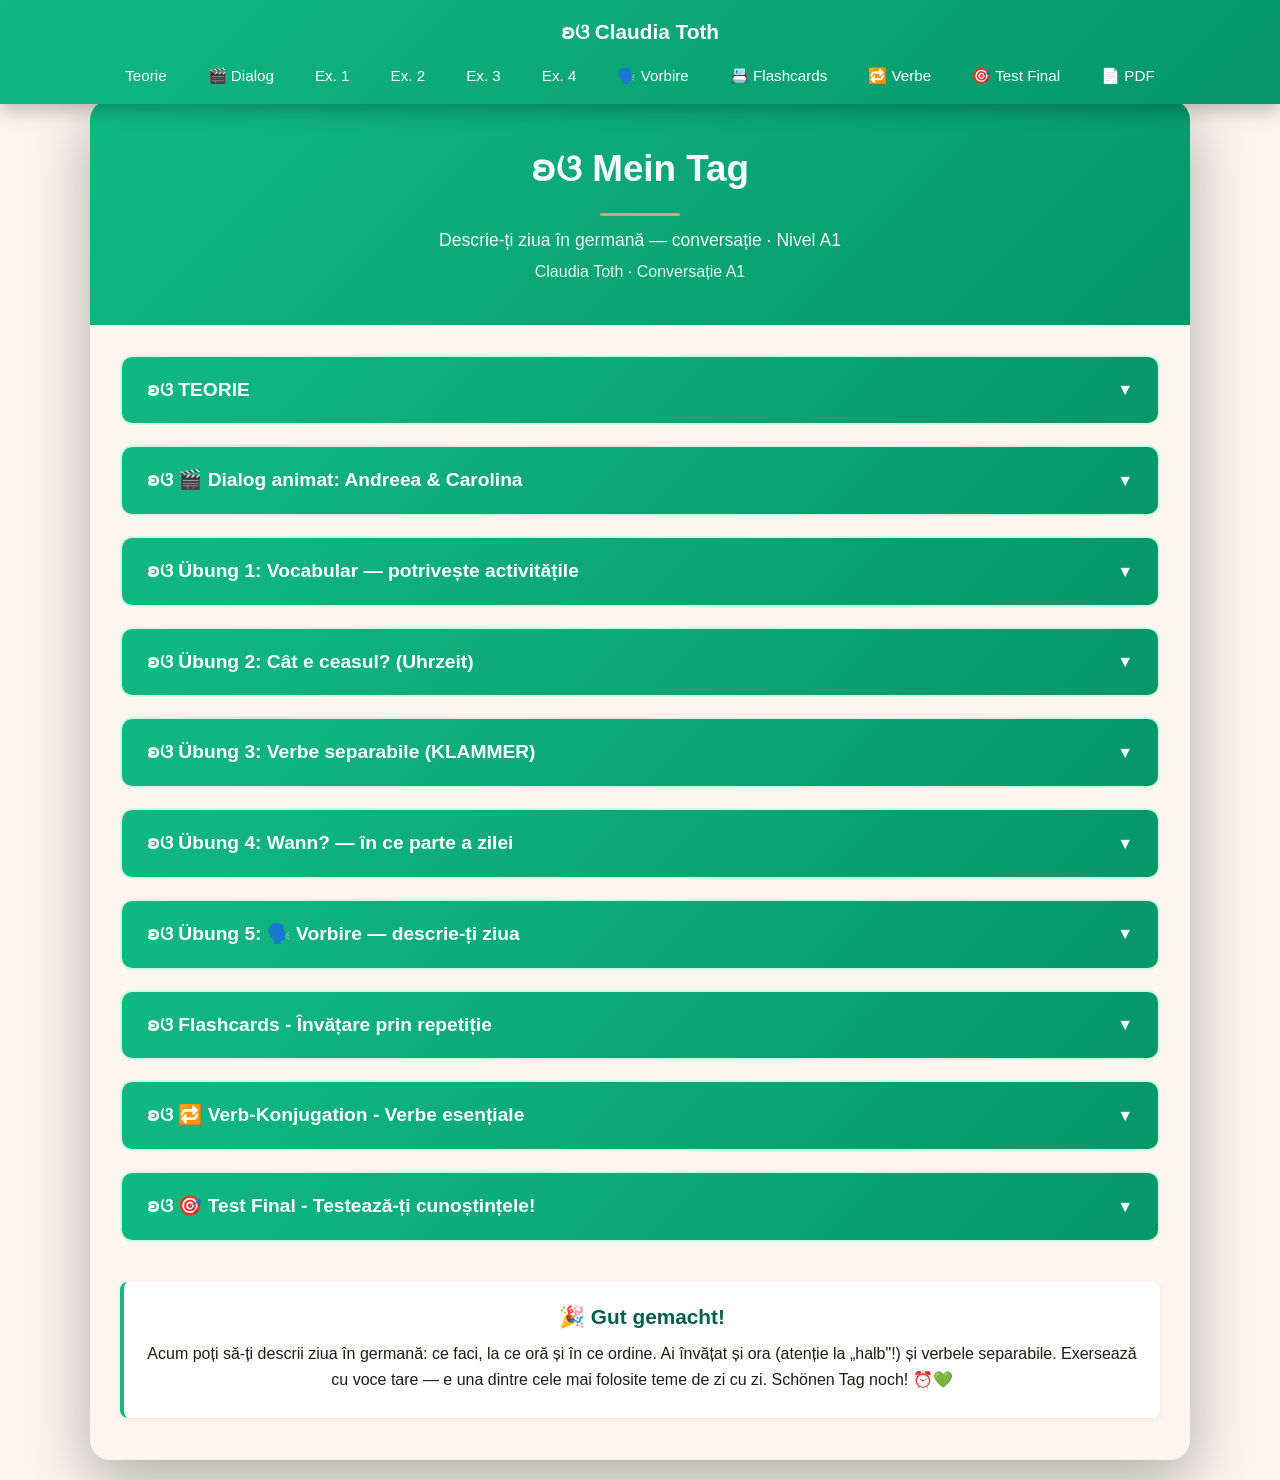
<file: index.html>
<!DOCTYPE html>
<html lang="ro">
<head>
    <meta charset="UTF-8">
    <meta name="robots" content="noindex, nofollow">
    <meta name="viewport" content="width=device-width, initial-scale=1.0">
    <title>Mein Tag — conversație · Germană A1</title>
    <meta property="og:title" content="Mein Tag (Conversație A1)">
    <meta property="og:description" content="Învață să-ți descrii ziua în germană: rutina, ora (Uhrzeit), verbe separabile + dialog animat Andreea↔Carolina. Nivel A1.">
    <meta property="og:type" content="website">
    <link rel="stylesheet" href="styles.css">
</head>
<body>
    <nav class="navbar">
        <a href="#top" class="navbar-logo">ʚଓ Claudia Toth</a>
        <ul class="navbar-menu">
            <li><a href="#teorie" onclick="openSection(0)">Teorie</a></li>
            <li><a href="#dialog" onclick="openSection(1)">🎬 Dialog</a></li>
            <li><a href="#ex1" onclick="openSection(2)">Ex. 1</a></li>
            <li><a href="#ex2" onclick="openSection(3)">Ex. 2</a></li>
            <li><a href="#ex3" onclick="openSection(4)">Ex. 3</a></li>
            <li><a href="#ex4" onclick="openSection(5)">Ex. 4</a></li>
            <li><a href="#ex5" onclick="openSection(6)">🗣️ Vorbire</a></li>
            <li><a href="#flashcards" onclick="openSection(7)">📇 Flashcards</a></li>
            <li><a href="#verbs" onclick="openSection(8)">🔁 Verbe</a></li>
            <li><a href="#final-test" onclick="openSection(9)">🎯 Test Final</a></li>
            <li><a href="conversatie-a1-mein-tag.pdf" download>📄 PDF</a></li>
        </ul>
    </nav>

    <div class="container" id="top">
        <div class="header">
            <h1>ʚଓ Mein Tag</h1>
            <p class="subtitle">Descrie-ți ziua în germană — conversație · Nivel A1</p>
            <p>Claudia Toth · Conversație A1</p>
        </div>

        <div class="content">
            <div class="section" id="teorie">
                <div class="section-header" onclick="toggleMainSection(0)"><h3>ʚଓ TEORIE</h3><span class="arrow">▼</span></div>
                <div class="section-content" id="main-section-0"><div id="theory-container"></div></div>
            </div>

            <div class="section" id="dialog">
                <div class="section-header" onclick="toggleMainSection(1)"><h3>ʚଓ 🎬 Dialog animat: Andreea & Carolina</h3><span class="arrow">▼</span></div>
                <div class="section-content" id="main-section-1">
                    <p style="margin-bottom:14px;"><em>Apasă ▶️ Pornește. Bulele apar pe rând, personajul activ „pulsează". Ascultă cum Andreea îi povestește Carolinei ziua ei — vei auzi orele și verbele separabile. Reascultă orice replică cu 🔁.</em></p>
                    <div id="dialog1-container"></div>
                </div>
            </div>

            <div class="section" id="ex1">
                <div class="section-header" onclick="toggleMainSection(2)"><h3>ʚଓ Übung 1: Vocabular — potrivește activitățile</h3><span class="arrow">▼</span></div>
                <div class="section-content" id="main-section-2">
                    <div id="ex1-container"></div>
                    <div class="btn-container"><button class="btn btn-check" onclick="checkExercise(1)">✓ Verifica</button><button class="btn btn-reset" onclick="resetExercise(1)">↻ Reseteaza</button></div>
                    <div class="score" id="score-1"></div>
                </div>
            </div>

            <div class="section" id="ex2">
                <div class="section-header" onclick="toggleMainSection(3)"><h3>ʚଓ Übung 2: Cât e ceasul? (Uhrzeit)</h3><span class="arrow">▼</span></div>
                <div class="section-content" id="main-section-3">
                    <div id="ex2-container"></div>
                    <div class="btn-container"><button class="btn btn-check" onclick="checkExercise(2)">✓ Verifica</button><button class="btn btn-reset" onclick="resetExercise(2)">↻ Reseteaza</button></div>
                    <div class="score" id="score-2"></div>
                </div>
            </div>

            <div class="section" id="ex3">
                <div class="section-header" onclick="toggleMainSection(4)"><h3>ʚଓ Übung 3: Verbe separabile (KLAMMER)</h3><span class="arrow">▼</span></div>
                <div class="section-content" id="main-section-4">
                    <div id="ex3-container"></div>
                    <div class="btn-container"><button class="btn btn-check" onclick="checkExercise(3)">✓ Verifica</button><button class="btn btn-reset" onclick="resetExercise(3)">↻ Reseteaza</button></div>
                    <div class="score" id="score-3"></div>
                </div>
            </div>

            <div class="section" id="ex4">
                <div class="section-header" onclick="toggleMainSection(5)"><h3>ʚଓ Übung 4: Wann? — în ce parte a zilei</h3><span class="arrow">▼</span></div>
                <div class="section-content" id="main-section-5">
                    <div id="ex4-container"></div>
                    <div class="btn-container"><button class="btn btn-check" onclick="checkExercise(4)">✓ Verifica</button><button class="btn btn-reset" onclick="resetExercise(4)">↻ Reseteaza</button></div>
                    <div class="score" id="score-4"></div>
                </div>
            </div>

            <div class="section" id="ex5">
                <div class="section-header" onclick="toggleMainSection(6)"><h3>ʚଓ Übung 5: 🗣️ Vorbire — descrie-ți ziua</h3><span class="arrow">▼</span></div>
                <div class="section-content" id="main-section-6">
                    <div class="theory-box">
                        <h4>🗣️ Beschreibe deinen Tag! / Descrie-ți ziua!</h4>
                        <p>Acesta e cel mai important exercițiu din lecție — și nu se notează. <strong>Descrie cu voce tare</strong> ziua ta obișnuită, în ordine: de la trezire până la culcare. Spune ce faci și la ce oră. Folosește verbe separabile și cuvinte de ordine (zuerst, dann). Repetă de 2-3 ori, până curge natural.</p>
                    </div>

                    <div class="theory-box" style="background:#F5F0E8;border-color:#D4A574;">
                        <h4>💡 Tippuri — începuturi de propoziție</h4>
                        <ul style="margin-left:20px;">
                            <li><strong>Am Morgen stehe ich um … Uhr auf.</strong></li>
                            <li><strong>Zuerst … / Dann … / Danach …</strong> <em>(mai întâi / apoi / după aceea)</em></li>
                            <li><strong>Um … Uhr gehe ich zur Uni / zur Arbeit.</strong></li>
                            <li><strong>Am Nachmittag … / Am Abend …</strong></li>
                            <li><strong>Um … Uhr gehe ich schlafen.</strong></li>
                        </ul>
                    </div>

                    <details class="transcript-details" style="margin-top:16px;">
                        <summary>🎧 Model de răspuns (ascultă & citește)</summary>
                        <div style="padding:14px 4px;">
                            <div class="lesson-audio">
                                <div class="audio-player">
                                    <button class="audio-btn" onclick="toggleAudio(event, 'audio-modell')" id="btn-audio-modell">▶</button>
                                    <audio id="audio-modell" preload="none"><source src="audio/06-modell.mp3" type="audio/mpeg"></audio>
                                </div>
                                <span class="lesson-audio-label">🔊 Ascultă modelul Andreei</span>
                            </div>
                            <div class="example-box">
                                <div class="de">Am Morgen stehe ich um sieben Uhr auf. Dann dusche ich und frühstücke. Um halb neun gehe ich zur Uni. Der Unterricht fängt um neun Uhr an. Am Nachmittag lerne ich und kaufe ein. Am Abend sehe ich fern. Um elf Uhr gehe ich schlafen.</div>
                                <div class="ro">Dimineața mă scol la șapte. Apoi fac duș și iau micul dejun. La opt și jumătate merg la facultate. Cursul începe la nouă. După-amiaza învăț și fac cumpărături. Seara mă uit la televizor. La unsprezece mă duc la culcare.</div>
                            </div>
                            <div class="andreea-note" style="margin-top:14px;">
                                <img class="andreea-note-avatar" src="images/annette.png" alt="Annette">
                                <div class="andreea-note-content">
                                    <div class="speaker">Annette</div>
                                    <div class="text">Nu trebuie să ai exact programul Andreei — descrie ziua TA. Dacă reușești să spui 4-5 activități cu ora lor, în ordine, fără să te oprești, ai reușit. Bravo! 💚</div>
                                </div>
                            </div>
                        </div>
                    </details>

                    <!-- ===== SCHREIBUEBUNG — submit text (Google Form) ===== -->
                    <div style="background: linear-gradient(135deg, #ecfdf5 0%, #d1fae5 100%); border: 2px solid #10B981; border-radius: 14px; padding: 24px 22px; margin-top: 18px; text-align: center; box-shadow: 0 2px 8px rgba(16, 185, 129, 0.12);">
                        <div style="font-size: 2.2rem; margin-bottom: 4px;">✍️</div>
                        <h4 style="color: #065f46; font-size: 1.2rem; margin: 0 0 8px; font-weight: bold;">Vrei să-ți corectez textul?</h4>
                        <p style="color: #047857; font-size: 0.95rem; margin: 0 0 16px; max-width: 480px; margin-left: auto; margin-right: auto; line-height: 1.5;">
                            După ce exersezi cu voce tare, scrie un text scurt pe tema lecției (4-6 propoziții) și trimite-mi-l. Îl citesc personal și îți răspund pe email cu corectările.
                        </p>
                        <a href="https://forms.gle/CrfDyFJYJ4W1Q46t7" target="_blank" rel="noopener noreferrer" id="writing-form-link" style="display: inline-block; background: #10B981; color: white; padding: 13px 30px; border-radius: 10px; text-decoration: none; font-weight: bold; font-size: 1rem; box-shadow: 0 2px 6px rgba(16, 185, 129, 0.3);">
                            Trimite textul Claudiei →
                        </a>
                        <p style="color: #5A5147; font-size: 0.78rem; margin-top: 12px; font-style: italic;">ʚଓ Răspuns personal pe email · Nu uita să-ți treci adresa de email în formular</p>
                    </div>

                </div>
            </div>

            <div class="section" id="flashcards">
                <div class="section-header" onclick="toggleMainSection(7)"><h3>ʚଓ Flashcards - Învățare prin repetiție</h3><span class="arrow">▼</span></div>
                <div class="section-content" id="main-section-7"><div id="flashcards-container"></div></div>
            </div>

            <div class="section" id="verbs">
                <div class="section-header" onclick="toggleMainSection(8)"><h3>ʚଓ 🔁 Verb-Konjugation - Verbe esențiale</h3><span class="arrow">▼</span></div>
                <div class="section-content" id="main-section-8"><div id="verbs-container"></div></div>
            </div>

            <div class="section" id="final-test">
                <div class="section-header" onclick="toggleMainSection(9)"><h3>ʚଓ 🎯 Test Final - Testează-ți cunoștințele!</h3><span class="arrow">▼</span></div>
                <div class="section-content" id="main-section-9"><div id="final-test-container"></div></div>
            </div>

            <div class="theory-box" style="text-align: center; margin-top: 40px;">
                <p style="font-size: 1.3rem; font-weight: bold; color: #065f46;">🎉 Gut gemacht!</p>
                <p>Acum poți să-ți descrii ziua în germană: ce faci, la ce oră și în ce ordine. Ai învățat și ora (atenție la „halb"!) și verbele separabile. Exersează cu voce tare — e una dintre cele mai folosite teme de zi cu zi. Schönen Tag noch! ⏰💚</p>
            </div>
        </div>
    </div>

    <script src="theory.js"></script>
    <script src="dialogs.js?v=1"></script>
    <script src="exercises.js"></script>
    <script src="flashcards.js"></script>
    <script src="verbs.js"></script>
    <script src="final-test.js"></script>
    <script src="main.js"></script>
</body>
</html>
</file>
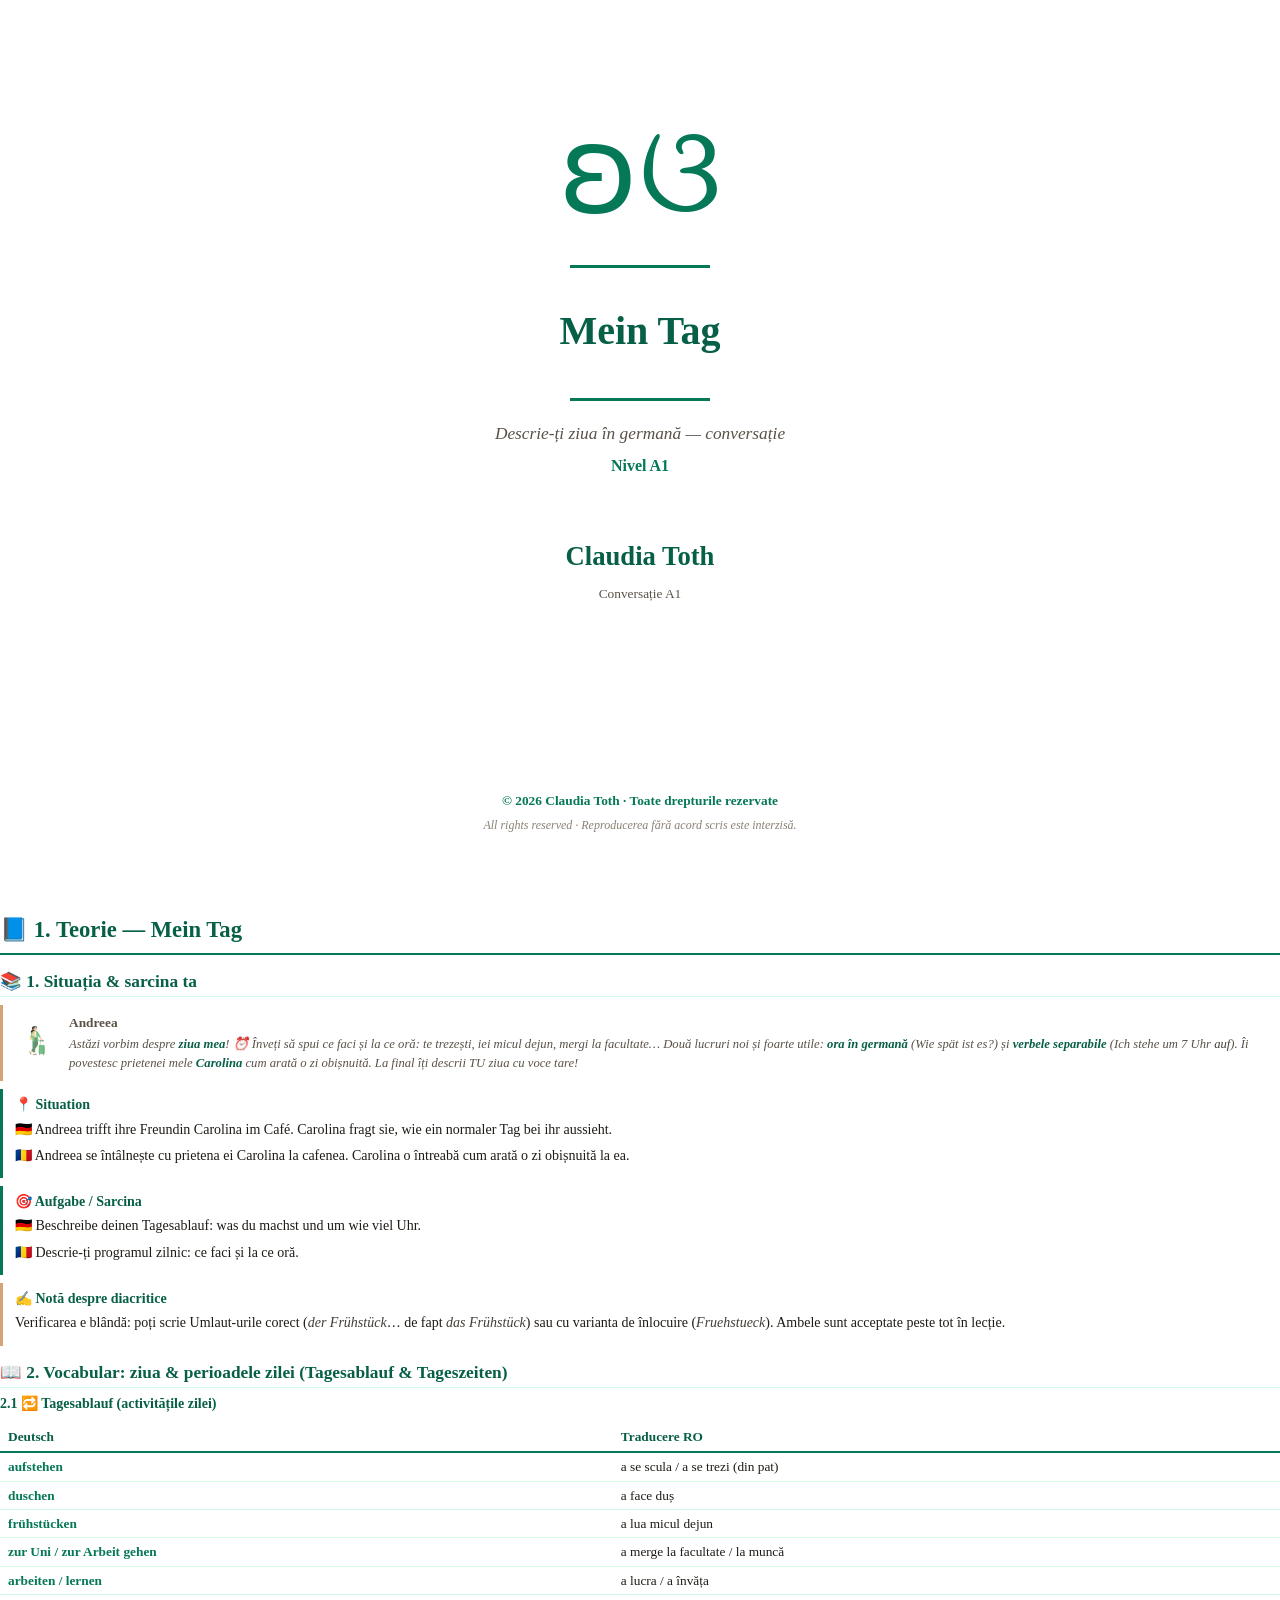
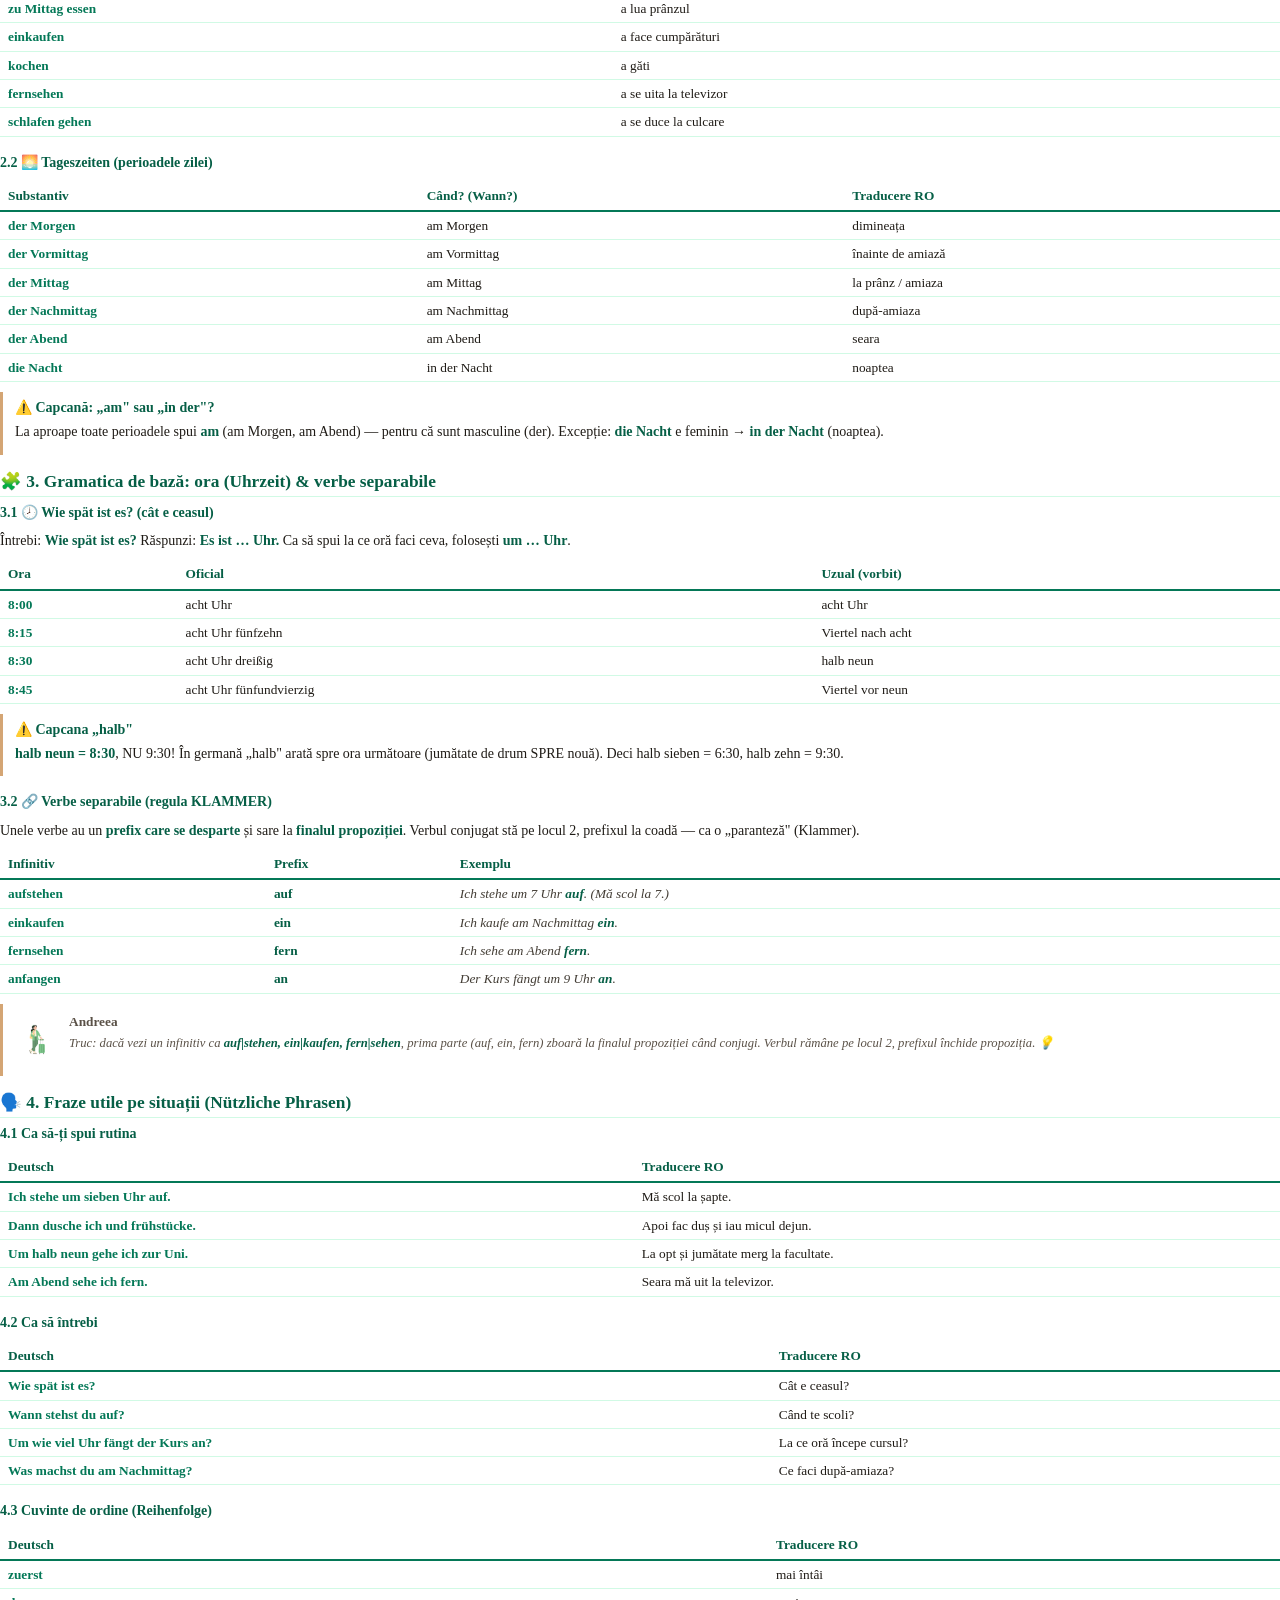
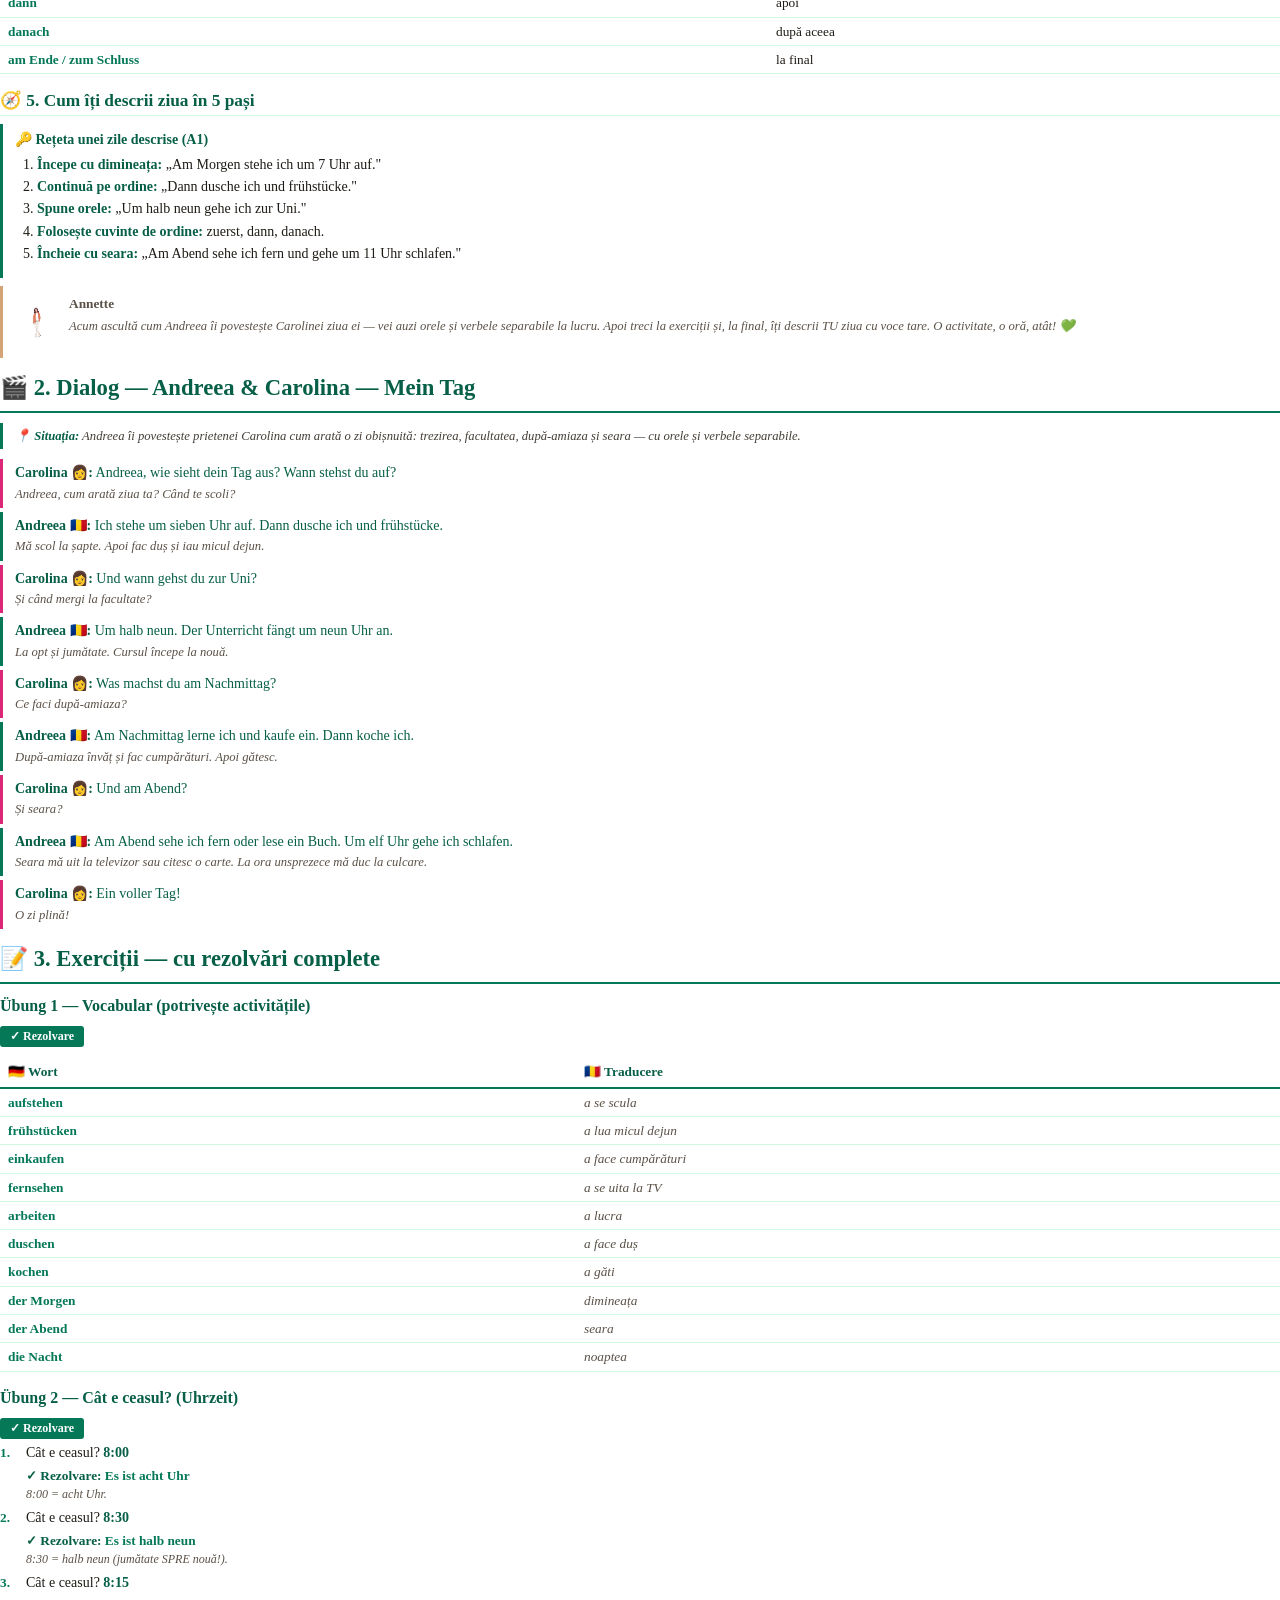
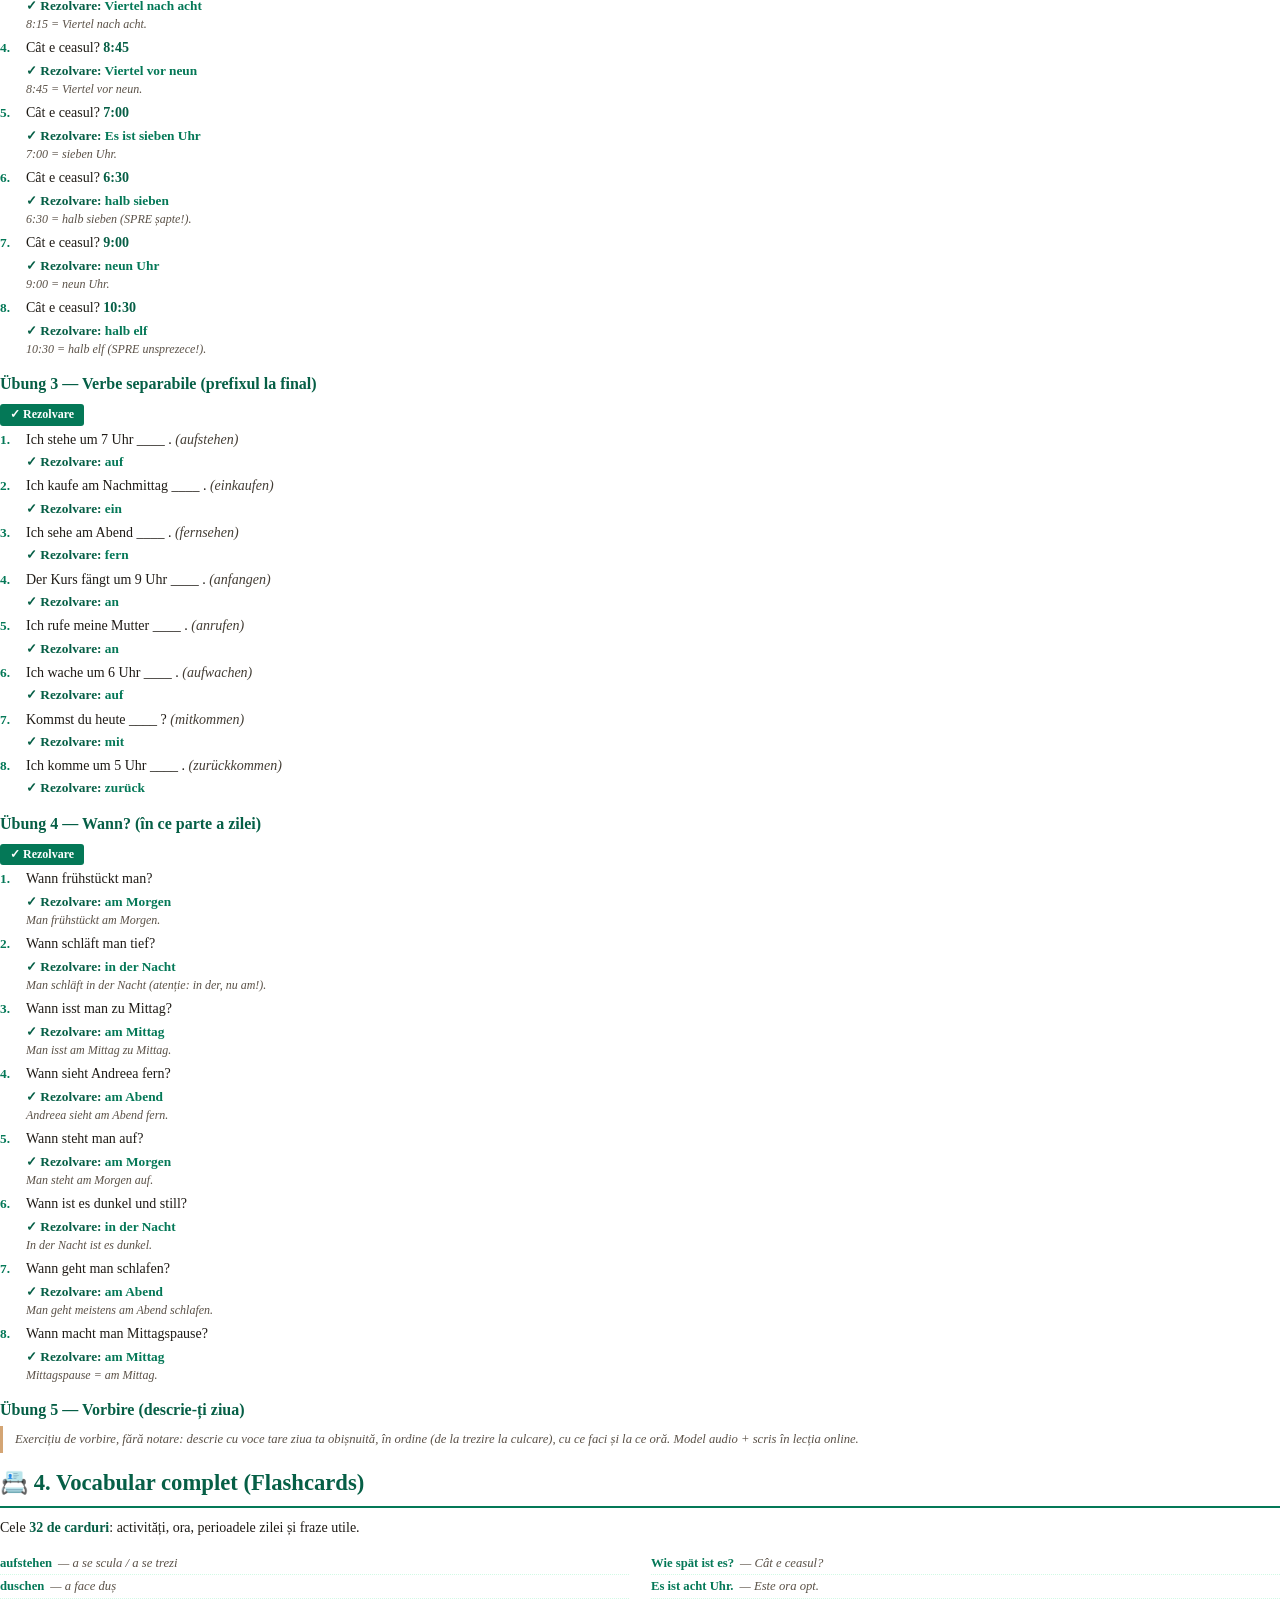
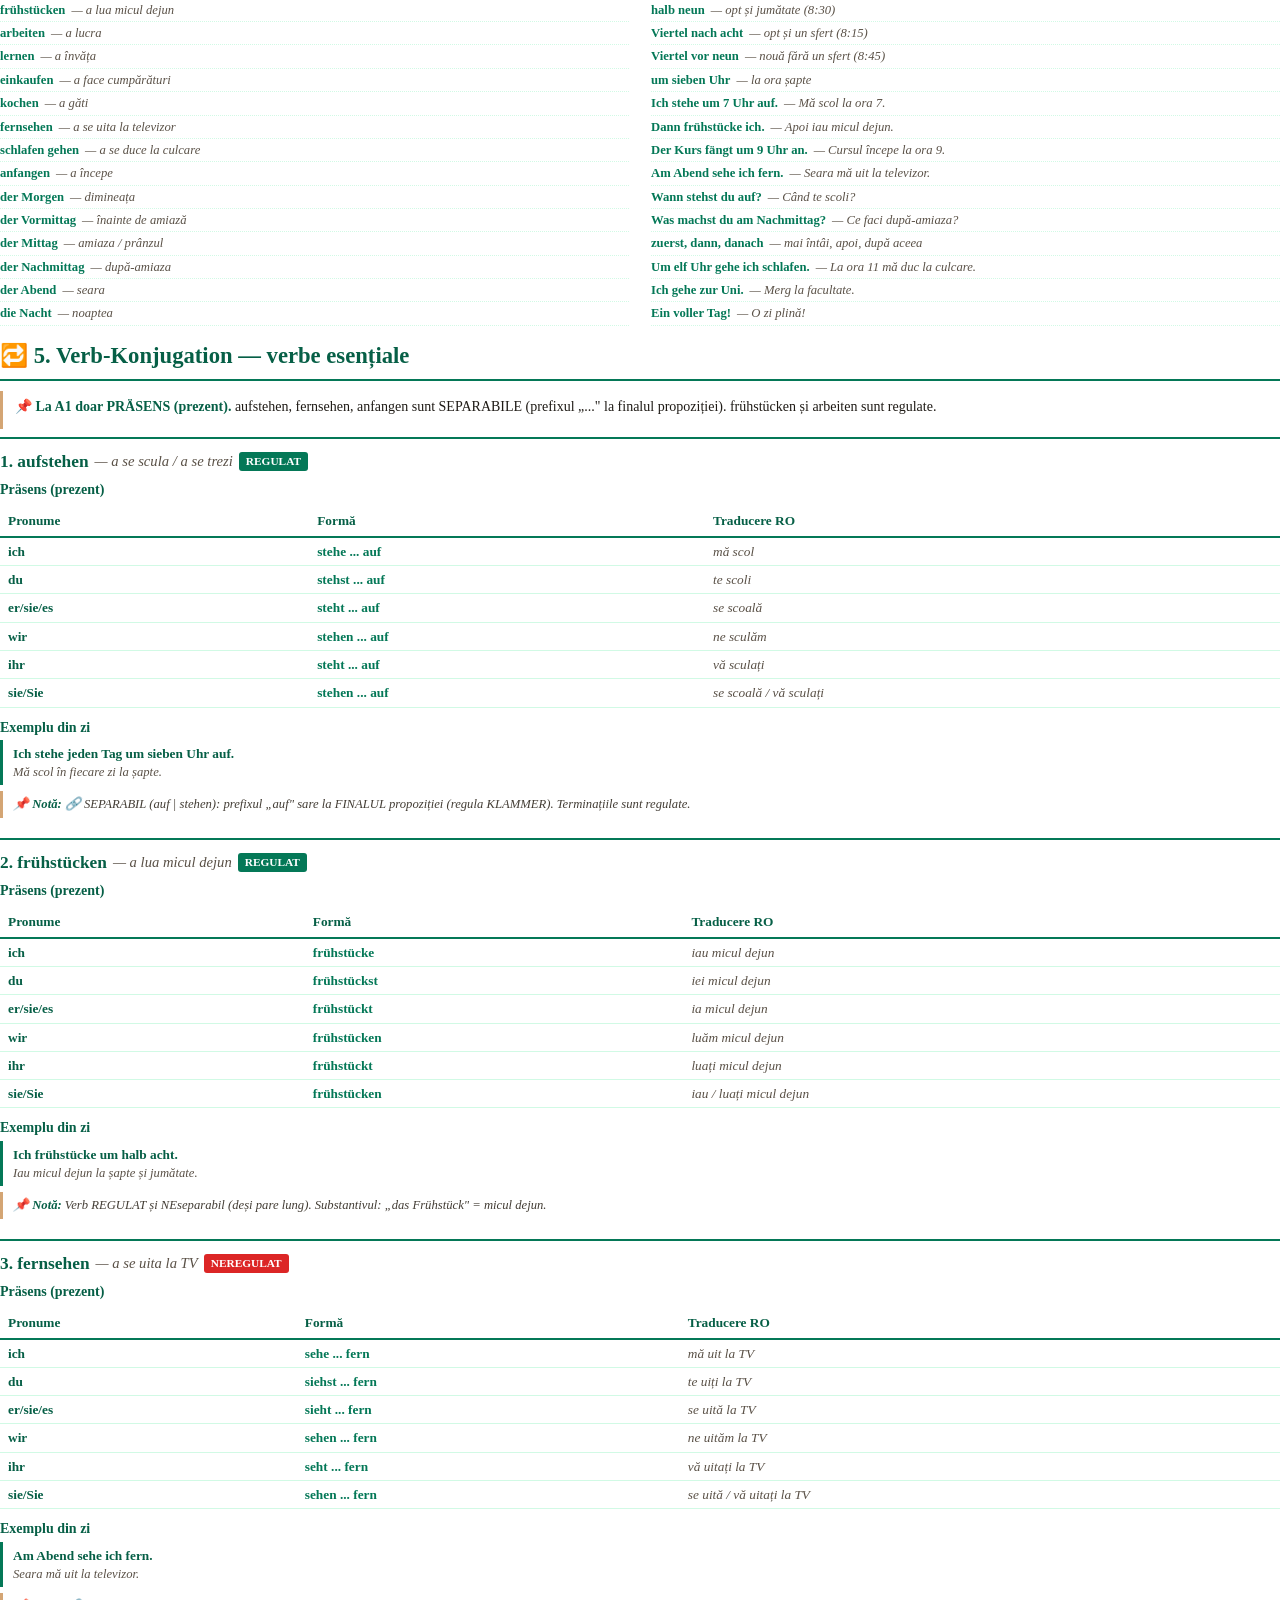
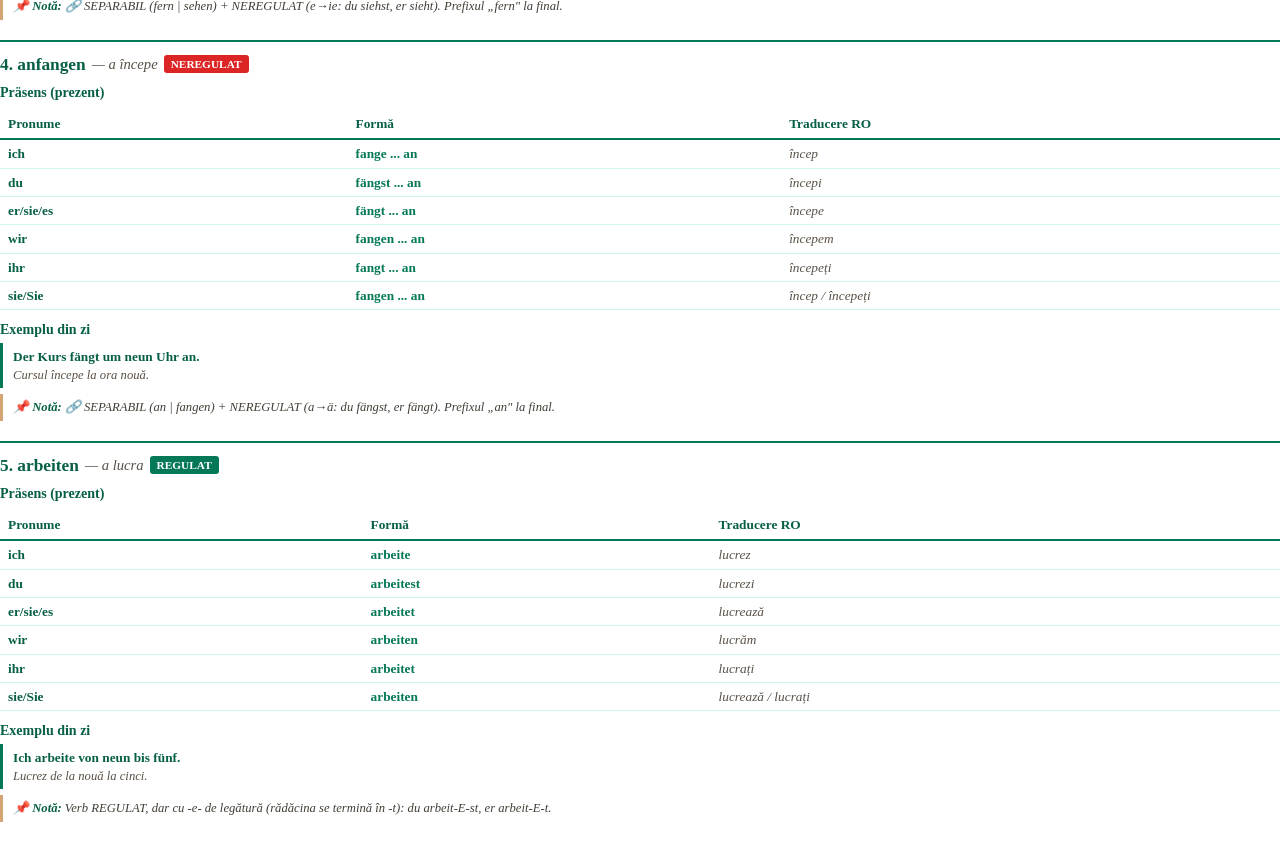
<file: pdf.html>
<!DOCTYPE html>
<html lang="ro">
<head>
    <meta charset="UTF-8">
    <meta name="robots" content="noindex, nofollow">
    <title>Mein Tag · Claudia Toth · A1</title>
    <style>
        @page { size: A4; margin: 22mm 18mm 22mm 18mm; @bottom-center { content: "ʚଓ Claudia Toth · Mein Tag · Nivel A1 · © 2026 — Toate drepturile rezervate · pag. " counter(page) " / " counter(pages); font-size: 8.5pt; color: #047857; font-family: 'Georgia', 'Times New Roman', serif; } }
        @page :first { margin: 0; @bottom-center { content: ""; } }
        * { box-sizing: border-box; margin: 0; padding: 0; }
        body { font-family: 'Georgia', 'Times New Roman', serif; color: #1F1B16; line-height: 1.45; font-size: 10.5pt; -webkit-print-color-adjust: exact; print-color-adjust: exact; }
        .cover { width: 100%; min-height: 100vh; padding: 80px 60px 60px; text-align: center; display: flex; flex-direction: column; align-items: center; justify-content: flex-start; page-break-after: always; }
        .cover-symbol { font-size: 90pt; color: #047857; line-height: 1; margin: 30px 0 15px; font-family: 'Segoe UI Emoji', 'Segoe UI', sans-serif; }
        .cover-divider { width: 140px; height: 3px; background: #047857; margin: 20px 0; border: none; }
        .cover-title { font-size: 30pt; color: #065f46; font-weight: bold; margin: 14px 0 18px; font-family: 'Georgia', serif; }
        .cover-subtitle { font-size: 13pt; color: #5A5147; font-style: italic; margin-bottom: 8px; }
        .cover-level { font-size: 12pt; color: #047857; font-weight: bold; margin-bottom: 60px; }
        .cover-author { font-size: 20pt; color: #065f46; font-weight: bold; margin-bottom: 8px; }
        .cover-series { font-size: 10pt; color: #5A5147; margin-bottom: 80px; }
        .cover-copyright { margin-top: auto; font-size: 10pt; color: #047857; font-weight: 600; }
        .cover-notice { font-size: 9pt; color: #8a8175; font-style: italic; margin-top: 6px; }
        h1.chapter { color: #065f46; padding: 0 0 6px 0; font-size: 17pt; margin: 14px 0 10px; border-bottom: 2px solid #047857; font-family: 'Georgia', serif; page-break-after: avoid; }
        h2.sub-chapter { color: #065f46; font-size: 13pt; margin: 14px 0 6px; padding-bottom: 2px; border-bottom: 1px solid #d1fae5; font-family: 'Georgia', serif; page-break-after: avoid; }
        p { margin-bottom: 6px; } strong { color: #065f46; } em { color: #433d35; font-style: italic; }
        ul, ol { margin: 4px 0 8px 22px; } li { margin-bottom: 2px; }
        .theory-box { background: transparent; border-left: 3px solid #047857; padding: 6px 12px; margin: 8px 0; page-break-inside: avoid; }
        .theory-box h4 { color: #065f46; font-size: 10.5pt; margin-bottom: 4px; }
        .warn-box { border-left-color: #D4A574; } .info-box { border-left-color: #D4A574; }
        table { width: 100%; border-collapse: collapse; margin: 6px 0 10px; font-size: 10pt; page-break-inside: avoid; }
        table th { padding: 5px 8px; text-align: left; font-weight: bold; color: #065f46; border-bottom: 2px solid #047857; }
        table td { padding: 4px 8px; border-bottom: 1px solid #d1fae5; vertical-align: top; }
        td.verb { color: #047857; font-weight: bold; } td.ro-text { color: #5A5147; font-style: italic; }
        .dlg-context { border-left: 3px solid #047857; padding: 4px 12px; margin: 6px 0 10px; font-style: italic; color: #433d35; font-size: 9.5pt; }
        .dlg-line { padding: 4px 12px; margin-bottom: 4px; page-break-inside: avoid; }
        .dlg-line.andreea { border-left: 3px solid #047857; } .dlg-line.carolina { border-left: 3px solid #db2777; }
        .dlg-line .sp { font-weight: bold; color: #065f46; } .dlg-line .de { color: #065f46; } .dlg-line .ro { color: #5A5147; font-style: italic; font-size: 9.5pt; }
        .ex-block { margin-bottom: 14px; page-break-inside: avoid; }
        .ex-block h3 { color: #065f46; font-size: 12pt; margin-bottom: 5px; }
        .ex-block .instruction { border-left: 3px solid #D4A574; padding: 4px 12px; margin-bottom: 6px; font-size: 9.5pt; color: #5A5147; font-style: italic; }
        .rezolvare-banner { display: inline-block; background: #047857; color: white; padding: 2px 10px; border-radius: 3px; font-size: 9pt; font-weight: bold; margin: 4px 0; -webkit-print-color-adjust: exact; print-color-adjust: exact; }
        .ex-item { display: flex; gap: 8px; margin-bottom: 5px; align-items: flex-start; }
        .ex-num { color: #047857; font-weight: bold; font-size: 10pt; flex-shrink: 0; min-width: 18px; } .ex-num::after { content: "."; }
        .ex-body { flex: 1; } .ex-a { color: #047857; font-weight: bold; font-size: 10pt; margin-top: 2px; } .ex-a::before { content: "✓ Rezolvare: "; color: #065f46; }
        .ex-explanation { color: #5A5147; font-size: 9pt; font-style: italic; margin-top: 1px; }
        .flashcards-grid { columns: 2; column-gap: 22px; margin-top: 8px; }
        .fc-row { break-inside: avoid; padding: 2px 0; border-bottom: 1px dotted #d1fae5; font-size: 9.5pt; }
        .fc-row .de { color: #047857; font-weight: bold; } .fc-row .ro { color: #5A5147; font-style: italic; margin-left: 6px; }
        .verb-card { border-top: 2px solid #047857; padding: 10px 0 8px 0; margin-bottom: 12px; page-break-inside: avoid; }
        .verb-card .vh { display: flex; align-items: center; flex-wrap: wrap; gap: 6px; margin-bottom: 6px; }
        .verb-card .vh .name { font-size: 13pt; color: #065f46; font-weight: bold; } .verb-card .vh .ro { color: #5A5147; font-style: italic; font-size: 11pt; }
        .verb-card .vh .badge { display: inline-block; padding: 1px 7px; border-radius: 3px; font-size: 8.5pt; color: white; font-weight: bold; -webkit-print-color-adjust: exact; print-color-adjust: exact; }
        .verb-card .badge.weak { background: #047857; } .verb-card .badge.strong { background: #dc2626; }
        .verb-card h5 { color: #065f46; margin: 6px 0 2px; font-size: 10.5pt; }
        .verb-card .perfekt-box { border-left: 3px solid #047857; padding: 4px 10px; margin-top: 2px; font-size: 10pt; }
        .verb-card .perfekt-box .de { color: #065f46; font-weight: 600; } .verb-card .perfekt-box .ro { color: #5A5147; font-style: italic; font-size: 9.5pt; }
        .verb-card .note { font-size: 9.5pt; color: #433d35; padding: 4px 10px; border-left: 3px solid #D4A574; margin-top: 6px; font-style: italic; }
        .new-section { page-break-before: always; }
        .andreea-note { display: flex; gap: 10px; align-items: flex-start; border-left: 3px solid #D4A574; padding: 8px 12px; margin: 8px 0; page-break-inside: avoid; }
        .andreea-note-avatar { width: 44px; height: 56px; object-fit: contain; flex-shrink: 0; }
        .andreea-note-content { flex: 1; } .andreea-note-content .speaker { font-weight: bold; color: #5A5147; font-size: 10pt; margin-bottom: 3px; } .andreea-note-content .text { color: #5A5147; font-size: 9.5pt; font-style: italic; line-height: 1.5; }
    </style>
</head>
<body>
<div class="cover">
    <div class="cover-symbol">ʚଓ</div>
    <hr class="cover-divider">
    <h1 class="cover-title">Mein Tag</h1>
    <hr class="cover-divider">
    <p class="cover-subtitle">Descrie-ți ziua în germană — conversație</p>
    <p class="cover-level">Nivel A1</p>
    <p class="cover-author">Claudia Toth</p>
    <p class="cover-series">Conversație A1</p>
    <div class="cover-copyright">© 2026 Claudia Toth · Toate drepturile rezervate</div>
    <p class="cover-notice">All rights reserved · Reproducerea fără acord scris este interzisă.</p>
</div>
<div id="pdf-content"></div>
<script src="theory.js"></script>
<script src="dialogs.js"></script>
<script src="exercises.js"></script>
<script src="flashcards.js"></script>
<script src="verbs.js"></script>
<script src="final-test.js"></script>
<script src="pdf-builder.js"></script>
</body>
</html>
</file>
<file: styles.css>
/* ============================================
   CLAUDIA TOTH - NOMEN-VERB-VERBINDUNGEN
   Design verde profesional · Mobile responsive
   ============================================ */

* {
    margin: 0;
    padding: 0;
    box-sizing: border-box;
}

body {
    font-family: 'Segoe UI', Tahoma, Geneva, Verdana, sans-serif;
    background: #FAF6EE;
    line-height: 1.6;
    padding: 0;
    padding-top: 80px;
    min-height: 100vh;
    color: #1F1B16;
}

/* ============================================
   NAVIGATION BAR
   ============================================ */
.navbar {
    position: fixed;
    top: 0;
    left: 0;
    right: 0;
    background: linear-gradient(135deg, #10b981 0%, #059669 100%);
    padding: 15px 30px;
    box-shadow: 0 4px 20px rgba(0,0,0,0.3);
    z-index: 1000;
    display: flex;
    flex-direction: column;
    gap: 15px;
    align-items: center;
    justify-content: center;
}

.navbar-logo {
    color: white;
    font-size: 1.3rem;
    font-weight: bold;
    text-decoration: none;
}

.navbar-menu {
    display: flex;
    gap: 5px;
    list-style: none;
    align-items: center;
    flex-wrap: wrap;
    justify-content: center;
}

.navbar-menu a {
    color: white;
    text-decoration: none;
    padding: 10px 18px;
    border-radius: 8px;
    transition: all 0.3s;
    font-size: 0.95rem;
    font-weight: 500;
}

.navbar-menu a:hover {
    background: rgba(255,255,255,0.2);
    transform: translateY(-2px);
}

/* ============================================
   CONTAINER PRINCIPAL
   ============================================ */
.container {
    max-width: 1100px;
    margin: 20px auto;
    background: #FBF7EF;
    border-radius: 20px;
    box-shadow: 0 20px 60px rgba(0,0,0,0.3);
    overflow: hidden;
}

.header {
    background: linear-gradient(135deg, #10b981 0%, #059669 100%);
    color: white;
    padding: 40px 30px;
    text-align: center;
}

.header h1 {
    font-size: 2.3rem;
    margin-bottom: 10px;
}

.header .subtitle {
    font-size: 1.1rem;
    opacity: 0.95;
    margin-bottom: 5px;
}

.header p {
    font-size: 1rem;
    opacity: 0.9;
}

.content {
    padding: 30px;
}

/* ============================================
   SECȚIUNI (Teorie + Exerciții)
   ============================================ */
.section {
    margin-bottom: 20px;
    scroll-margin-top: 100px;
    border-radius: 12px;
    overflow: hidden;
    border: 2px solid #d1fae5;
}

.section-header {
    background: linear-gradient(135deg, #10b981 0%, #059669 100%);
    color: white;
    padding: 18px 25px;
    cursor: pointer;
    display: flex;
    justify-content: space-between;
    align-items: center;
    transition: all 0.3s;
}

.section-header:hover {
    background: linear-gradient(135deg, #059669 0%, #047857 100%);
}

.section-header h3 {
    font-size: 1.2rem;
}

.arrow {
    transition: transform 0.3s;
    font-size: 1rem;
}

.arrow.rotated {
    transform: rotate(180deg);
}

.section-content {
    display: none;
    padding: 25px;
    background: #FBF7EF;
}

.section-content.active {
    display: block;
    animation: fadeIn 0.4s ease-in-out;
}

@keyframes fadeIn {
    from { opacity: 0; transform: translateY(-5px); }
    to { opacity: 1; transform: translateY(0); }
}

/* ============================================
   SUB-SECȚIUNI (în Teorie)
   ============================================ */
.sub-section {
    margin-bottom: 12px;
    border-radius: 10px;
    overflow: hidden;
    border: 1px solid #a7f3d0;
    background: white;
}

.sub-section-header {
    background: #d1fae5;
    color: #065f46;
    padding: 12px 18px;
    cursor: pointer;
    display: flex;
    justify-content: space-between;
    align-items: center;
    font-weight: 600;
    transition: background 0.3s;
    gap: 10px;
}

.sub-section-header > span:first-child {
    flex: 1;
}

.sub-section-header:hover {
    background: #a7f3d0;
}

/* ============================================
   AUDIO PLAYER (Play / Stop la fiecare subtitlu)
   ============================================ */
.audio-player {
    display: flex;
    align-items: center;
}

.audio-btn {
    background: #10b981;
    color: white;
    border: none;
    width: 36px;
    height: 36px;
    border-radius: 50%;
    cursor: pointer;
    font-size: 0.9rem;
    transition: all 0.3s;
    display: flex;
    align-items: center;
    justify-content: center;
    padding: 0;
    box-shadow: 0 2px 6px rgba(16, 185, 129, 0.3);
}

.audio-btn:hover {
    background: #059669;
    transform: scale(1.1);
    box-shadow: 0 4px 10px rgba(16, 185, 129, 0.5);
}

.audio-btn:active {
    transform: scale(0.95);
}

.lesson-audio {
    display: flex;
    align-items: center;
    gap: 12px;
    margin-bottom: 18px;
    padding: 10px 14px;
    background: #FBF7EF;
    border-left: 4px solid #10b981;
    border-radius: 6px;
}

.lesson-audio-label {
    color: #065f46;
    font-weight: 600;
    font-size: 0.95rem;
}

.sub-arrow {
    transition: transform 0.3s;
}

.sub-arrow.rotated {
    transform: rotate(180deg);
}

.sub-section-content {
    display: none;
    padding: 18px;
    background: white;
}

.sub-section-content.active {
    display: block;
}

/* ============================================
   THEORY BOX
   ============================================ */
.theory-box {
    background: white;
    border-left: 4px solid #10b981;
    padding: 18px 22px;
    margin: 12px 0;
    border-radius: 8px;
    box-shadow: 0 2px 8px rgba(0,0,0,0.05);
}

.theory-box h4 {
    color: #065f46;
    margin-bottom: 10px;
    font-size: 1.1rem;
}

.theory-box p {
    margin-bottom: 8px;
}

.theory-box ul {
    margin-left: 20px;
    margin-top: 8px;
}

.theory-box li {
    margin-bottom: 6px;
}

/* Exemple în context */
.example-box {
    background: #ecfdf5;
    border: 1px dashed #10b981;
    padding: 12px 16px;
    border-radius: 8px;
    margin: 10px 0;
    font-style: italic;
}

.example-box .de {
    color: #065f46;
    font-weight: 600;
    font-style: normal;
}

.example-box .ro {
    color: #5A5147;
    font-size: 0.95rem;
    margin-top: 4px;
}

/* Tabele teorie */
.theory-table {
    width: 100%;
    border-collapse: collapse;
    margin: 12px 0;
    background: white;
    border-radius: 8px;
    overflow: hidden;
    box-shadow: 0 2px 6px rgba(0,0,0,0.05);
}

.theory-table th {
    background: #10b981;
    color: white;
    padding: 12px;
    text-align: left;
    font-weight: 600;
}

.theory-table td {
    padding: 10px 12px;
    border-bottom: 1px solid #d1fae5;
}

.theory-table tr:last-child td {
    border-bottom: none;
}

.theory-table tr:nth-child(even) {
    background: #FBF7EF;
}

.theory-table .verb {
    color: #059669;
    font-weight: bold;
}

.theory-table .nomen {
    color: #065f46;
    font-weight: 600;
}

.theory-table .ro-text {
    color: #5A5147;
    font-style: italic;
    font-size: 0.95rem;
}

/* ============================================
   EXERCIȚII
   ============================================ */
.exercise-instruction {
    background: #F5F0E8;
    border-left: 4px solid #D4A574;
    padding: 12px 18px;
    margin-bottom: 18px;
    border-radius: 8px;
    color: #5A5147;
}

.exercise-item {
    background: white;
    padding: 15px 18px;
    margin-bottom: 12px;
    border-radius: 10px;
    display: flex;
    align-items: flex-start;
    gap: 12px;
    flex-wrap: wrap;
    box-shadow: 0 2px 6px rgba(0,0,0,0.05);
}

.exercise-number {
    background: #10b981;
    color: white;
    width: 30px;
    height: 30px;
    border-radius: 50%;
    display: flex;
    align-items: center;
    justify-content: center;
    font-weight: bold;
    flex-shrink: 0;
    font-size: 0.9rem;
}

.input-group {
    flex: 1;
    min-width: 200px;
    display: flex;
    flex-direction: column;
    gap: 6px;
}

.input-group label {
    color: #1F1B16;
    font-size: 1rem;
    line-height: 1.5;
}

.input-group .nomen-highlight {
    color: #065f46;
    font-weight: bold;
    background: #d1fae5;
    padding: 2px 8px;
    border-radius: 5px;
}

.input-group input[type="text"],
.input-group select {
    padding: 10px 14px;
    border: 2px solid #d1fae5;
    border-radius: 8px;
    font-size: 1rem;
    font-family: inherit;
    transition: all 0.3s;
    background: white;
}

.input-group input[type="text"]:focus,
.input-group select:focus {
    outline: none;
    border-color: #10b981;
    box-shadow: 0 0 0 3px rgba(16, 185, 129, 0.15);
}

/* Multiple choice */
.mc-options {
    display: flex;
    flex-direction: column;
    gap: 8px;
    margin-top: 8px;
}

.mc-option {
    display: flex;
    align-items: center;
    gap: 10px;
    padding: 8px 12px;
    border-radius: 8px;
    transition: background 0.2s;
    cursor: pointer;
}

.mc-option:hover {
    background: #FBF7EF;
}

.mc-option input[type="radio"] {
    cursor: pointer;
    width: 18px;
    height: 18px;
    accent-color: #10b981;
}

.mc-option label {
    cursor: pointer;
    flex: 1;
}

/* Feedback */
.feedback {
    width: 100%;
    margin-top: 8px;
    padding: 0;
    font-size: 0.95rem;
    border-radius: 6px;
    transition: all 0.3s;
}

.feedback.correct {
    background: #d1fae5;
    color: #065f46;
    padding: 10px 14px;
    border-left: 3px solid #10b981;
}

.feedback.incorrect {
    background: #fee2e2;
    color: #991b1b;
    padding: 10px 14px;
    border-left: 3px solid #ef4444;
}

.feedback.correct::before {
    content: "\002713 Richtig! ";
    font-weight: bold;
}

.feedback.incorrect::before {
    content: "\002717 Falsch. ";
    font-weight: bold;
}

/* ============================================
   BUTOANE
   ============================================ */
.btn-container {
    display: flex;
    gap: 15px;
    justify-content: center;
    margin: 30px 0;
    flex-wrap: wrap;
}

.btn {
    padding: 14px 32px;
    border: none;
    border-radius: 10px;
    font-size: 1rem;
    font-weight: 600;
    cursor: pointer;
    transition: all 0.3s;
    font-family: inherit;
}

.btn-check {
    background: linear-gradient(135deg, #10b981 0%, #059669 100%);
    color: white;
}

.btn-check:hover {
    transform: translateY(-2px);
    box-shadow: 0 8px 20px rgba(16, 185, 129, 0.4);
}

.btn-reset {
    background: #5A5147;
    color: white;
}

.btn-reset:hover {
    background: #433d35;
    transform: translateY(-2px);
    box-shadow: 0 8px 20px rgba(107, 114, 128, 0.4);
}

/* ============================================
   SCOR
   ============================================ */
.score {
    display: none;
    background: linear-gradient(135deg, #10b981 0%, #059669 100%);
    color: white;
    padding: 25px;
    border-radius: 12px;
    text-align: center;
    margin: 20px 0;
    scroll-margin-top: 100px;
}

.score.show {
    display: block;
    animation: fadeIn 0.5s;
}

.score-value {
    font-size: 2rem;
    font-weight: bold;
    margin-bottom: 10px;
}

.score-message {
    font-size: 1.1rem;
}

/* ============================================
   FLASHCARDS
   ============================================ */
.flashcard-counter {
    text-align: center;
    margin-bottom: 15px;
    color: #065f46;
    font-weight: 600;
}

.flashcard {
    background: white;
    border-radius: 16px;
    padding: 50px 30px;
    min-height: 220px;
    display: flex;
    align-items: center;
    justify-content: center;
    text-align: center;
    cursor: pointer;
    box-shadow: 0 4px 15px rgba(0,0,0,0.1);
    transition: transform 0.3s;
    position: relative;
    border: 3px solid #10b981;
}

.flashcard:hover {
    transform: scale(1.02);
}

.flashcard-content {
    width: 100%;
}

.flashcard .de {
    font-size: 1.8rem;
    color: #065f46;
    font-weight: bold;
    margin-bottom: 10px;
}

.flashcard .ro {
    font-size: 1.2rem;
    color: #5A5147;
    font-style: italic;
    display: none;
}

.flashcard.flipped .ro {
    display: block;
    animation: fadeIn 0.3s;
}

.flashcard-hint {
    position: absolute;
    bottom: 12px;
    left: 0;
    right: 0;
    color: #8a8175;
    font-size: 0.85rem;
}

.flashcard-audio-btn {
    position: absolute;
    top: 15px;
    right: 15px;
    background: #10b981;
    color: white;
    border: none;
    width: 40px;
    height: 40px;
    border-radius: 50%;
    font-size: 1.2rem;
    cursor: pointer;
    transition: all 0.3s;
    display: flex;
    align-items: center;
    justify-content: center;
}

.flashcard-audio-btn:hover {
    background: #059669;
    transform: scale(1.1);
}

.flashcard-controls {
    display: flex;
    justify-content: space-between;
    gap: 15px;
    margin-top: 20px;
}

.flashcard-btn {
    flex: 1;
    background: linear-gradient(135deg, #10b981 0%, #059669 100%);
    color: white;
    padding: 12px;
    border: none;
    border-radius: 8px;
    cursor: pointer;
    font-size: 1rem;
    font-weight: 600;
    transition: all 0.3s;
    font-family: inherit;
}

.flashcard-btn:hover {
    transform: translateY(-2px);
    box-shadow: 0 4px 12px rgba(16, 185, 129, 0.4);
}

.flashcard-btn:disabled {
    background: #d1d5db;
    cursor: not-allowed;
    transform: none;
    box-shadow: none;
}

/* ============================================
   MOBILE RESPONSIVE
   ============================================ */
@media (max-width: 768px) {
    body {
        padding: 0;
        padding-top: 140px;
    }

    .navbar {
        padding: 15px;
    }

    .navbar-menu a {
        padding: 8px 12px;
        font-size: 0.85rem;
    }

    .container {
        margin: 10px;
        border-radius: 12px;
    }

    .header h1 {
        font-size: 1.6rem;
    }

    .header .subtitle {
        font-size: 0.95rem;
    }

    .content {
        padding: 15px;
    }

    .section-header h3 {
        font-size: 1rem;
    }

    .exercise-item {
        padding: 12px;
    }

    .input-group {
        min-width: 100%;
    }

    .btn {
        padding: 12px 24px;
        font-size: 0.95rem;
    }

    .flashcard {
        padding: 35px 20px;
        min-height: 180px;
    }

    .flashcard .de {
        font-size: 1.4rem;
    }

    .flashcard .ro {
        font-size: 1rem;
    }

    .theory-table,
    .grammar-table {
        font-size: 0.9rem;
        display: block;
        overflow-x: auto;
        white-space: nowrap;
        -webkit-overflow-scrolling: touch;
        max-width: 100%;
        scrollbar-width: thin;
        scrollbar-color: #D4A574 #F5F0E8;
        background-image: linear-gradient(to right, transparent calc(100% - 32px), rgba(212, 165, 116, 0.28) 100%);
        background-attachment: local;
        background-repeat: no-repeat;
    }

    .theory-table::-webkit-scrollbar,
    .grammar-table::-webkit-scrollbar {
        height: 6px;
    }
    .theory-table::-webkit-scrollbar-track,
    .grammar-table::-webkit-scrollbar-track {
        background: #F5F0E8;
        border-radius: 3px;
    }
    .theory-table::-webkit-scrollbar-thumb,
    .grammar-table::-webkit-scrollbar-thumb {
        background: #D4A574;
        border-radius: 3px;
    }

    .theory-table::before,
    .grammar-table::before {
        content: '👈 Glisează lateral pentru toate coloanele 👉';
        display: block;
        background: #F5F0E8;
        color: #5A5147;
        padding: 6px 10px;
        font-size: 0.72rem;
        text-align: center;
        font-style: italic;
        border-radius: 6px 6px 0 0;
        white-space: nowrap;
        border-bottom: 1px solid #D4A574;
        position: sticky;
        left: 0;
    }

    .theory-table th,
    .theory-table td,
    .grammar-table th,
    .grammar-table td {
        padding: 8px;
    }
}

/* ============================================
   TRADUCERI ROMÂNĂ sub fiecare propoziție germană
   Permanent vizibile sub tabelele de teorie
   ============================================ */
.ro-translation {
    display: inline-block;
    color: #5A5147;
    font-style: italic;
    font-size: 0.88rem;
    font-weight: normal;
    line-height: 1.4;
    margin-top: 4px;
    padding-left: 8px;
    border-left: 2px solid #D4A574;
}

/* ============================================
   TEST FINAL - Wizard Style
   ============================================ */

/* Intro section */
.test-intro {
    background: white;
    padding: 30px;
    border-radius: 12px;
    text-align: center;
    box-shadow: 0 2px 8px rgba(0,0,0,0.05);
}

.test-intro h3 {
    color: #065f46;
    font-size: 1.5rem;
    margin-bottom: 15px;
}

.test-intro p {
    color: #1F1B16;
    margin-bottom: 15px;
}

.test-info-list {
    list-style: none;
    padding: 0;
    margin: 20px auto;
    max-width: 500px;
    text-align: left;
}

.test-info-list li {
    padding: 8px 0;
    color: #1F1B16;
}

.btn-large {
    padding: 16px 40px !important;
    font-size: 1.1rem !important;
    margin-top: 15px;
}

/* Wizard - container principal */
.test-wizard {
    background: white;
    padding: 30px;
    border-radius: 12px;
    box-shadow: 0 2px 8px rgba(0,0,0,0.05);
}

/* Progress bar */
.test-progress {
    margin-bottom: 25px;
}

.test-progress-info {
    display: flex;
    justify-content: space-between;
    margin-bottom: 10px;
    font-weight: 600;
    color: #065f46;
    flex-wrap: wrap;
    gap: 10px;
}

.test-progress-bar {
    height: 12px;
    background: #d1fae5;
    border-radius: 6px;
    overflow: hidden;
}

.test-progress-fill {
    height: 100%;
    background: linear-gradient(90deg, #10b981 0%, #059669 100%);
    transition: width 0.4s ease;
    border-radius: 6px;
    box-shadow: 0 0 8px rgba(16, 185, 129, 0.4);
}

/* Întrebarea curentă */
.test-question {
    background: #FBF7EF;
    padding: 25px;
    border-radius: 10px;
    margin-bottom: 20px;
    border: 2px solid #d1fae5;
}

.test-question-label {
    color: #065f46;
    font-weight: 600;
    font-size: 1.05rem;
    margin-bottom: 15px;
}

.test-question-content {
    font-size: 1.15rem;
    color: #1F1B16;
    line-height: 1.8;
    margin-bottom: 12px;
}

.test-blank {
    background: #F5F0E8;
    padding: 4px 16px;
    border-radius: 6px;
    border: 2px dashed #D4A574;
    color: #5A5147;
    font-weight: bold;
    margin-right: 8px;
}

.test-translation {
    display: block;
    color: #5A5147;
    font-style: italic;
    margin: 10px 0;
    font-size: 0.95rem;
}

.test-ro-text {
    background: #F5F0E8;
    padding: 15px;
    border-radius: 8px;
    border-left: 4px solid #D4A574;
    color: #5A5147;
    font-weight: 500;
}

.test-input {
    width: 100%;
    padding: 12px 16px;
    border: 2px solid #d1fae5;
    border-radius: 8px;
    font-size: 1.05rem;
    font-family: inherit;
    transition: all 0.3s;
    background: white;
    margin-top: 10px;
}

.test-input:focus {
    outline: none;
    border-color: #10b981;
    box-shadow: 0 0 0 3px rgba(16, 185, 129, 0.15);
}

.test-mc {
    margin-top: 15px;
}

.test-mc .mc-option {
    background: white;
    padding: 12px 16px;
    border-radius: 8px;
    margin-bottom: 8px;
    border: 2px solid #d1fae5;
    transition: all 0.2s;
}

.test-mc .mc-option:hover {
    border-color: #10b981;
    background: #FBF7EF;
}

/* Controale wizard */
.test-controls {
    display: flex;
    gap: 12px;
    justify-content: space-between;
    margin-top: 25px;
    flex-wrap: wrap;
}

.btn-secondary {
    background: #5A5147;
    color: white;
}

.btn-secondary:hover {
    background: #433d35;
    transform: translateY(-2px);
    box-shadow: 0 4px 12px rgba(107, 114, 128, 0.4);
}

.btn:disabled {
    opacity: 0.5;
    cursor: not-allowed;
    transform: none !important;
    box-shadow: none !important;
}

/* Buton ÎNAPOI LA TEORIE */
.btn-back {
    background: linear-gradient(135deg, #5A5147 0%, #433d35 100%);
    color: white;
}

.btn-back:hover {
    transform: translateY(-2px);
    box-shadow: 0 8px 20px rgba(90, 81, 71, 0.4);
}

.test-back-top {
    margin-bottom: 20px;
}

/* REZULTATE */
.test-results {
    background: white;
    padding: 30px;
    border-radius: 12px;
    box-shadow: 0 2px 8px rgba(0,0,0,0.05);
}

.test-result-card {
    text-align: center;
    padding: 30px;
    border-radius: 16px;
    margin-bottom: 25px;
}

.test-result-card.passed {
    background: linear-gradient(135deg, #10b981 0%, #059669 100%);
    color: white;
}

.test-result-card.failed {
    background: linear-gradient(135deg, #ef4444 0%, #dc2626 100%);
    color: white;
}

.test-result-emoji {
    font-size: 4rem;
    margin-bottom: 10px;
}

.test-result-badge {
    font-size: 1.3rem;
    font-weight: bold;
    letter-spacing: 2px;
    margin-bottom: 15px;
    opacity: 0.95;
}

.test-result-score {
    font-size: 3rem;
    font-weight: bold;
    margin-bottom: 5px;
}

.test-result-percentage {
    font-size: 2.5rem;
    font-weight: bold;
    margin-bottom: 20px;
    opacity: 0.9;
}

.test-result-message {
    font-size: 1rem;
    line-height: 1.6;
    max-width: 550px;
    margin: 0 auto;
    padding: 0 15px;
}

.pass-mark, .fail-mark {
    margin-top: 20px;
    padding: 12px;
    background: rgba(255,255,255,0.2);
    border-radius: 8px;
    font-weight: 600;
    font-size: 0.95rem;
}

/* Stats categorii */
.test-stats {
    background: #FBF7EF;
    padding: 20px;
    border-radius: 10px;
    margin-bottom: 20px;
    border-left: 4px solid #10b981;
}

.test-stats h4 {
    color: #065f46;
    margin-bottom: 12px;
}

.test-stats ul {
    list-style: none;
    padding: 0;
}

.test-stats li {
    padding: 8px 0;
    border-bottom: 1px solid #d1fae5;
    color: #1F1B16;
}

.test-stats li:last-child {
    border-bottom: none;
}

/* Greșeli */
.test-mistakes {
    background: #fef2f2;
    padding: 20px;
    border-radius: 10px;
    margin-bottom: 20px;
    border-left: 4px solid #ef4444;
}

.test-mistakes h4 {
    color: #991b1b;
    margin-bottom: 15px;
}

.mistake-item {
    background: white;
    padding: 12px 15px;
    border-radius: 8px;
    margin-bottom: 10px;
    line-height: 1.6;
}

/* Acțiuni finale */
.test-final-actions {
    display: flex;
    gap: 15px;
    justify-content: center;
    flex-wrap: wrap;
    margin-top: 25px;
}

/* Mobile responsive pentru test */
@media (max-width: 768px) {
    .test-intro,
    .test-wizard,
    .test-results {
        padding: 20px 15px;
    }
    
    .test-question {
        padding: 18px 15px;
    }
    
    .test-question-content {
        font-size: 1rem;
    }
    
    .test-result-emoji {
        font-size: 3rem;
    }
    
    .test-result-score {
        font-size: 2.2rem;
    }
    
    .test-result-percentage {
        font-size: 1.8rem;
    }
    
    .test-controls {
        flex-direction: column;
    }

    .test-controls .btn {
        width: 100%;
    }
}

/* ============================================
   EX1 - CLICK-MATCH (DE ↔ RO)
   ============================================ */
.dm-board {
    display: grid;
    grid-template-columns: 1fr 1fr;
    gap: 18px;
    margin: 15px 0;
}

.dm-col {
    background: white;
    padding: 14px;
    border-radius: 10px;
    box-shadow: 0 2px 6px rgba(0,0,0,0.05);
    display: flex;
    flex-direction: column;
    gap: 8px;
}

.dm-col-title {
    color: #065f46;
    font-weight: bold;
    margin-bottom: 6px;
    text-align: center;
    font-size: 1rem;
    padding-bottom: 8px;
    border-bottom: 2px solid #d1fae5;
}

.dm-tile {
    padding: 10px 14px;
    background: #FBF7EF;
    border: 2px solid #d1fae5;
    border-radius: 8px;
    cursor: pointer;
    transition: all 0.2s;
    font-weight: 500;
    color: #065f46;
    text-align: center;
}

.dm-tile:hover {
    background: #d1fae5;
    border-color: #10b981;
    transform: translateY(-1px);
}

.dm-tile.dm-selected {
    background: #F5F0E8;
    border-color: #D4A574;
    color: #5A5147;
}

.dm-tile.dm-correct {
    background: #d1fae5;
    border-color: #10b981;
    color: #065f46;
    cursor: default;
    opacity: 0.7;
}

.dm-tile.dm-wrong {
    background: #fee2e2;
    border-color: #ef4444;
    color: #991b1b;
    animation: shake 0.4s;
}

.dm-status {
    text-align: center;
    margin-top: 12px;
    padding: 10px;
    background: #F5F0E8;
    border-radius: 8px;
    color: #5A5147;
    font-weight: 600;
    border-left: 4px solid #D4A574;
}

@keyframes shake {
    0%, 100% { transform: translateX(0); }
    25% { transform: translateX(-5px); }
    75% { transform: translateX(5px); }
}

/* ============================================
   EX2 - SORT 5 COLOANE
   ============================================ */
.sort-pool {
    display: flex;
    flex-wrap: wrap;
    gap: 8px;
    padding: 14px;
    background: white;
    border: 2px dashed #10b981;
    border-radius: 10px;
    margin: 15px 0;
    min-height: 60px;
}

.sort-tile {
    padding: 8px 14px;
    background: #FBF7EF;
    border: 2px solid #d1fae5;
    border-radius: 8px;
    cursor: pointer;
    transition: all 0.2s;
    font-weight: 500;
    color: #065f46;
    user-select: none;
}

.sort-tile:hover {
    background: #d1fae5;
    border-color: #10b981;
}

.sort-tile.sort-selected {
    background: #F5F0E8;
    border-color: #D4A574;
    color: #5A5147;
}

.sort-tile.sort-wrong {
    background: #fee2e2;
    border-color: #ef4444;
    color: #991b1b;
    animation: shake 0.4s;
}

.sort-tile.sort-placed {
    background: #d1fae5;
    border-color: #10b981;
    color: #065f46;
    cursor: default;
}

.sort-cols {
    display: grid;
    grid-template-columns: repeat(5, 1fr);
    gap: 10px;
    margin-top: 12px;
}

.sort-col {
    background: white;
    border: 2px solid #d1fae5;
    border-radius: 10px;
    padding: 10px;
    cursor: pointer;
    min-height: 140px;
    transition: all 0.2s;
}

.sort-col:hover {
    border-color: #10b981;
    background: #FBF7EF;
}

.sort-col-title {
    text-align: center;
    font-weight: bold;
    color: white;
    background: linear-gradient(135deg, #10b981 0%, #059669 100%);
    padding: 6px 10px;
    border-radius: 6px;
    margin-bottom: 8px;
    font-size: 1rem;
}

.sort-col-body {
    display: flex;
    flex-direction: column;
    gap: 6px;
}

/* ============================================
   EX3 - SATZBAU KLAMMER (click-to-build)
   ============================================ */
.satzbau-item {
    background: white;
    padding: 15px 18px;
    margin-bottom: 12px;
    border-radius: 10px;
    display: flex;
    align-items: flex-start;
    gap: 12px;
    box-shadow: 0 2px 6px rgba(0,0,0,0.05);
}

.satzbau-answer {
    min-height: 50px;
    padding: 12px;
    background: #F5F0E8;
    border: 2px dashed #D4A574;
    border-radius: 8px;
    margin: 8px 0;
    display: flex;
    flex-wrap: wrap;
    gap: 6px;
    align-items: center;
}

.satzbau-answer-placeholder {
    color: #8a8175;
    font-style: italic;
    font-size: 0.95rem;
}

.satzbau-pool {
    display: flex;
    flex-wrap: wrap;
    gap: 8px;
    padding: 10px;
    background: #FBF7EF;
    border-radius: 8px;
    margin-top: 8px;
}

.satzbau-word {
    padding: 8px 14px;
    background: white;
    border: 2px solid #d1fae5;
    border-radius: 8px;
    cursor: pointer;
    transition: all 0.2s;
    font-weight: 500;
    color: #065f46;
    user-select: none;
}

.satzbau-word:hover {
    background: #d1fae5;
    border-color: #10b981;
    transform: translateY(-1px);
}

.satzbau-word.satzbau-used {
    background: #f3f4f6;
    color: #d1d5db;
    border-color: #e5e7eb;
    cursor: not-allowed;
    opacity: 0.5;
}

.satzbau-picked {
    padding: 6px 12px;
    background: #10b981;
    color: white;
    border-radius: 6px;
    cursor: pointer;
    font-weight: 500;
    transition: all 0.2s;
}

.satzbau-picked:hover {
    background: #ef4444;
}

/* ============================================
   EX4 - AUDIO DICTATION
   ============================================ */
.dict-play-btn {
    background: linear-gradient(135deg, #10b981 0%, #059669 100%);
    color: white;
    border: none;
    padding: 8px 16px;
    border-radius: 8px;
    cursor: pointer;
    font-weight: 600;
    font-family: inherit;
    transition: all 0.2s;
    font-size: 0.95rem;
}

.dict-play-btn:hover {
    transform: translateY(-1px);
    box-shadow: 0 4px 10px rgba(16, 185, 129, 0.4);
}

/* ============================================
   EX5 - FIND-THE-MISTAKE
   ============================================ */
.mistake-options {
    display: flex;
    flex-direction: column;
    gap: 8px;
    margin-top: 8px;
}

.mistake-opt {
    padding: 10px 14px;
    background: white;
    border: 2px solid #d1fae5;
    border-radius: 8px;
    cursor: pointer;
    transition: all 0.2s;
    color: #1F1B16;
}

.mistake-opt:hover {
    border-color: #10b981;
    background: #FBF7EF;
}

.mistake-opt.mistake-picked {
    border-color: #D4A574;
    background: #F5F0E8;
    color: #5A5147;
    font-weight: 600;
}

.mistake-opt-letter {
    font-weight: bold;
    color: #065f46;
    margin-right: 6px;
}

/* ============================================
   MOBILE pentru widgeturile interactive
   ============================================ */
@media (max-width: 768px) {
    .dm-board {
        grid-template-columns: 1fr;
        gap: 12px;
    }
    .sort-cols {
        grid-template-columns: repeat(2, 1fr);
    }
    .sort-col {
        min-height: 100px;
    }
    .satzbau-item {
        flex-direction: column;
        padding: 12px;
    }
}

/* ============================================
   PDF — footer @page + secțiuni EXPANDATE la print
   ⚠️ NU se schimbă interfața web. Doar la PRINT secțiunile colapsabile
   se deschid, ca PDF-ul să conțină MATERIA, nu doar header-ele.
   ============================================ */
@page {
    size: A4;
    margin: 18mm 14mm 22mm 14mm;
    @bottom-left { content: "\00029A\000B13 \0000A9 2026 Claudia Toth"; font-size: 9pt; color: #065f46; }
    @bottom-right { content: "pag. " counter(page) " / " counter(pages); font-size: 9pt; color: #5A5147; }
}

@media print {
    /* Forțează TOATE secțiunile + sub-secțiunile deschise → PDF cu materia completă */
    .section-content { display: block !important; }
    .sub-section-content { display: block !important; }
    /* Ascunde decorațiunile interactive (săgeți, navbar, butoane verifică/reset) */
    .navbar { display: none !important; }
    .arrow, .sub-arrow { display: none !important; }
    .btn-container { display: none !important; }
    .section-header, .sub-section-header { cursor: default; }
    /* Păstrează culorile la print (verzi + gradient) */
    body { background: white; padding-top: 0; -webkit-print-color-adjust: exact; print-color-adjust: exact; }
    .container { box-shadow: none; margin: 0; max-width: 100%; }
    .header, .section-header { -webkit-print-color-adjust: exact; print-color-adjust: exact; }
    /* Evită break-uri inestetice în mijlocul tabelelor/cardurilor */
    .theory-box, .example-box, .theory-table, .sub-section { page-break-inside: avoid; break-inside: avoid; }
}

/* ===== CAST BANNER (personajele Annettes Deutschkurs) =====
   ⚠️ NU șterge — acest bloc este parte din TEMPLATE-ul canonical
   folosit de lesson-generator. Rămâne dormant dacă lecția nu are
   <div class="cast-banner"> în HTML, dar e ACTIV pentru toate
   lecțiile noi generate care folosesc cast-grid (A1+A2 standard).
   Spec complet în IMPORTANT PENTRU AGENTI/AGENTS-README.md §🌐 CAST GRID. */
.cast-banner {
    background: linear-gradient(135deg, #ecfdf5 0%, #d1fae5 100%);
    border: 2px solid #10B981;
    border-radius: 12px;
    padding: 16px;
    margin: 20px 0;
    text-align: center;
}
.cast-banner h4 {
    color: #065f46;
    margin: 0 0 12px;
    font-size: 1.1rem;
}
.cast-grid {
    display: grid;
    grid-template-columns: repeat(6, 1fr);
    gap: 8px;
    max-width: 720px;
    margin: 0 auto;
}
.cast-card {
    background: #fff;
    border-radius: 8px;
    padding: 8px 4px;
    text-align: center;
    box-shadow: 0 1px 3px rgba(0,0,0,0.06);
}
.cast-card img {
    width: 60px;
    height: 80px;
    object-fit: contain;
    display: block;
    margin: 0 auto 4px;
}
.cast-card .name {
    font-size: 0.72rem;
    font-weight: 700;
    color: #065f46;
    line-height: 1.2;
}
.cast-card .detail {
    font-size: 0.65rem;
    color: #5A5147;
    line-height: 1.2;
    margin-top: 2px;
}
@media (max-width: 768px) {
    .cast-grid { grid-template-columns: repeat(3, 1fr); }
}

/* ===== ANDREEA NOTE (caseta cu tip de la cursantă Andreea) — REGULA 15 ===== */
/* Avatar 44×56px (NU dimensiune nativă!) — adăugat în template 28 mai 2026 */
/* după bug raportat de Claudia pe A2 L2 (andreeas-diplom) */
.andreea-note {
    background: #F5F0E8;
    border-left: 4px solid #D4A574;
    border-radius: 0 8px 8px 0;
    padding: 12px 16px;
    margin: 14px 0;
    display: flex;
    gap: 12px;
    align-items: flex-start;
}
.andreea-note-avatar {
    width: 44px;
    height: 56px;
    object-fit: contain;
    flex-shrink: 0;
}
.andreea-note-content {
    flex: 1;
}
.andreea-note-content .speaker {
    font-weight: 700;
    color: #5A5147;
    font-size: 0.85rem;
    margin-bottom: 4px;
}
.andreea-note-content .speaker::before {
    content: "\01F49A ";
}
.andreea-note-content .text {
    color: #5A5147;
    font-size: 0.92rem;
    font-style: italic;
    line-height: 1.55;
}

/* ===== GRAMMAR-TABLE (desktop) — REGULA 3 OBLIGATORIE ===== */
/* Adăugat 28 mai 2026 în template — lipsea din global CSS */
.grammar-table {
    width: 100%;
    border-collapse: collapse;
    margin: 10px 0;
    background: white;
    border-radius: 6px;
    overflow: hidden;
    box-shadow: 0 1px 4px rgba(0,0,0,0.04);
}
.grammar-table th {
    background: #d1fae5;
    color: #065f46;
    padding: 12px 16px;
    text-align: left;
    font-weight: 600;
    border-bottom: 2px solid #047857;
    white-space: nowrap;
}
.grammar-table td {
    padding: 12px 16px;
    border-bottom: 1px solid #ecfdf5;
    vertical-align: middle;
}
.grammar-table tr:last-child td {
    border-bottom: none;
}
.grammar-table tr:nth-child(even) {
    background: #FBF7EF;
}

/* ===== REGULA 14 PATCH â€” touch scroll mobile (fix raportat 31 mai 2026) ===== */
@media (max-width: 768px) {
    .theory-table,
    .grammar-table {
        touch-action: pan-x !important;
        -webkit-overflow-scrolling: touch !important;
        overflow-x: auto !important;
    }
    /* Wrapper-ul (theory-box) nu trebuie sÄƒ blocheze scroll-ul */
    .theory-box {
        overflow: visible !important;
    }
    /* Verb cards la fel */
    .verb-card {
        overflow-x: auto !important;
        -webkit-overflow-scrolling: touch !important;
    }
}

/* ============================================
   DIALOG ANIMAT (motor Pflege) — Andreea ↔ Annette
   ============================================ */
.animated-dialog { background: white; border-radius: 16px; padding: 20px; margin: 16px 0; box-shadow: 0 4px 18px rgba(6, 95, 70, 0.1); }
.dialog-context { background: #FBF7EF; border-left: 4px solid #10b981; padding: 10px 14px; border-radius: 6px; color: #065f46; font-size: 0.9rem; margin-bottom: 18px; }
.stage-container { background: linear-gradient(135deg, #FBF7EF 0%, #ecfdf5 100%); border-radius: 12px; padding: 24px 16px; margin: 14px 0; }
.stage { display: grid; grid-template-columns: 1fr 1fr; gap: 24px; align-items: start; }
.character-wrapper { display: flex; flex-direction: column; align-items: center; position: relative; transition: all 0.3s; opacity: 0.55; }
.character-wrapper.speaking { opacity: 1; transform: scale(1.05); }
.character-wrapper.speaking .character-avatar { animation: pulse 1.5s infinite; box-shadow: 0 0 0 6px rgba(16, 185, 129, 0.25); }
@keyframes pulse { 0% { box-shadow: 0 0 0 0 rgba(16, 185, 129, 0.4); } 70% { box-shadow: 0 0 0 12px rgba(16, 185, 129, 0); } 100% { box-shadow: 0 0 0 0 rgba(16, 185, 129, 0); } }
.character-avatar { width: 90px; height: 90px; border-radius: 50%; overflow: hidden; border: 3px solid #10b981; background: white; display: flex; align-items: center; justify-content: center; }
.character-avatar img { width: 100%; height: 100%; object-fit: cover; }
.character-label { margin-top: 8px; color: #065f46; font-weight: 700; font-size: 0.95rem; }
.speech-bubble { position: relative; margin-top: 14px; background: white; border: 2px solid #10b981; border-radius: 14px; padding: 12px 16px; width: 100%; max-width: 280px; opacity: 0; transform: translateY(8px); transition: opacity 0.3s, transform 0.3s; pointer-events: none; box-shadow: 0 4px 12px rgba(6, 95, 70, 0.08); }
.speech-bubble::before { content: ''; position: absolute; top: -10px; left: 50%; transform: translateX(-50%); width: 0; height: 0; border-left: 8px solid transparent; border-right: 8px solid transparent; border-bottom: 10px solid #10b981; }
.speech-bubble::after { content: ''; position: absolute; top: -7px; left: 50%; transform: translateX(-50%); width: 0; height: 0; border-left: 7px solid transparent; border-right: 7px solid transparent; border-bottom: 8px solid white; }
.speech-bubble.visible { opacity: 1; transform: translateY(0); }
.speech-bubble .bubble-de, .speech-bubble .bubble-ro { transition: opacity 0.18s ease; }
.speech-bubble.text-fading .bubble-de, .speech-bubble.text-fading .bubble-ro { opacity: 0.15; }
.bubble-de { color: #065f46; font-weight: 600; font-size: 0.95rem; margin-bottom: 6px; line-height: 1.4; }
.bubble-ro { color: #5A5147; font-style: italic; font-size: 0.85rem; line-height: 1.4; }
.dialog-controls { display: flex; justify-content: center; gap: 10px; margin: 16px 0 10px; flex-wrap: wrap; }
.btn-dialog { background: linear-gradient(135deg, #10b981 0%, #059669 100%); color: white; border: none; padding: 10px 18px; border-radius: 8px; cursor: pointer; font-size: 0.92rem; font-weight: 600; transition: all 0.2s; font-family: inherit; }
.btn-dialog:hover:not(:disabled) { transform: translateY(-2px); box-shadow: 0 4px 12px rgba(16, 185, 129, 0.3); }
.btn-dialog:disabled { background: #d1d5db; cursor: not-allowed; }
.dialog-progress { text-align: center; margin-top: 8px; }
.progress-bar { height: 8px; background: #e5e7eb; border-radius: 4px; overflow: hidden; margin-bottom: 6px; }
.progress-fill { height: 100%; background: linear-gradient(135deg, #10b981 0%, #059669 100%); transition: width 0.3s ease-out; width: 0%; }
.progress-text { color: #065f46; font-size: 0.85rem; font-weight: 600; }
.transcript-details { margin-top: 16px; background: #FBF7EF; border-radius: 8px; padding: 10px 14px; }
.transcript-details summary { color: #065f46; font-weight: 600; cursor: pointer; padding: 4px 0; }
.transcript-list { margin-top: 10px; }
.reply-item { background: white; border-left: 4px solid #d1d5db; padding: 10px 12px; border-radius: 6px; margin-bottom: 8px; transition: all 0.3s; }
.reply-item.active { border-left-color: #10b981; background: #FBF7EF; transform: translateX(4px); }
.reply-header { display: flex; align-items: center; gap: 10px; margin-bottom: 6px; }
.reply-num { color: #5A5147; font-size: 0.85rem; font-weight: 700; }
.reply-speaker { color: #065f46; font-weight: 600; font-size: 0.88rem; flex: 1; }
.speaker-andreea { color: #047857; }
.speaker-annette { color: #a21caf; }
.speaker-carolina { color: #db2777; }
.btn-replay-reply { background: #ecfdf5; border: 1px solid #10b981; color: #065f46; border-radius: 6px; padding: 3px 8px; cursor: pointer; font-size: 0.8rem; }
.btn-replay-reply:hover { background: #d1fae5; }
.reply-de { color: #065f46; font-weight: 600; font-size: 0.92rem; line-height: 1.45; }
.reply-ro { color: #5A5147; font-style: italic; font-size: 0.85rem; margin-top: 2px; }
@media (max-width: 768px) {
    .stage { grid-template-columns: 1fr; gap: 32px; }
}

/* ===== Kenji — avatar emoji (student invitat Japonia) ===== */
.kenji-avatar { background: linear-gradient(135deg, #F5F0E8 0%, #dbeafe 100%); font-size: 44px; }
.speaker-kenji { color: #2563eb; }

/* ===== BRAND v2 — linie aurie 80x3px sub h1 (rebrand iunie 2026) ===== */
.header h1 { position: relative; }
.header h1::after {
    content: "";
    display: block;
    width: 80px;
    height: 3px;
    background: #D4A574;
    margin: 14px auto 0;
    border-radius: 2px;
}
</file>
